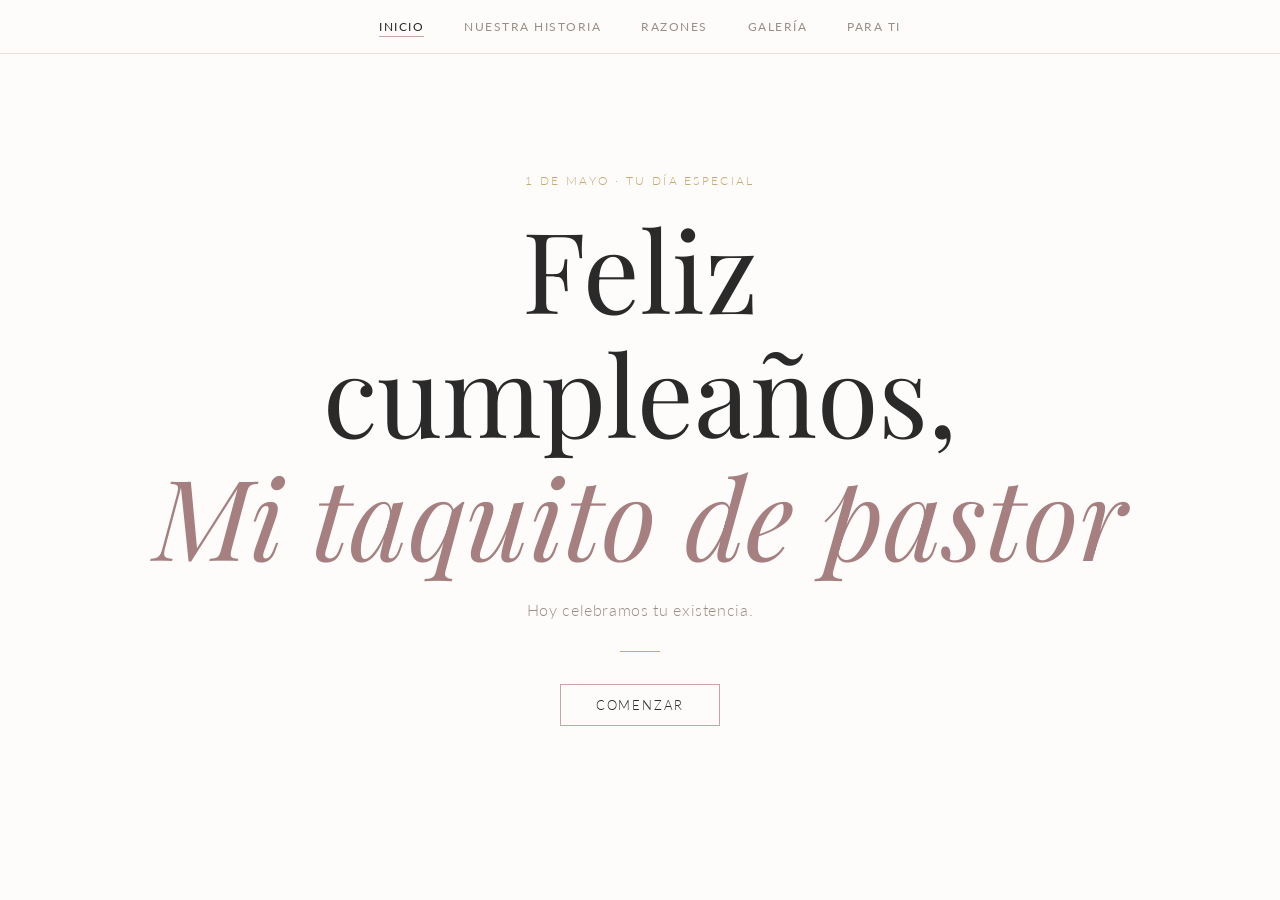
<file: index.html>
<!DOCTYPE html>
<html lang="es">
<head>
  <meta charset="UTF-8" />
  <meta name="viewport" content="width=device-width, initial-scale=1.0" />
  <title>Feliz Cumpleaños, Cielo ♡</title>
  <link rel="stylesheet" href="css/style.css" />
</head>
<body>

  <nav>
    <a href="index.html">Inicio</a>
    <a href="historia.html">Nuestra historia</a>
    <a href="razones.html">Razones</a>
    <a href="galeria.html">Galería</a>
    <a href="mensaje.html">Para ti</a>
  </nav>

  <div class="hero">
    <p class="hero-tag">1 de mayo · Tu día especial</p>
    <h1>Feliz<br>cumpleaños,<br><em>Mi taquito de pastor</em></h1>
    <p class="hero-sub">Hoy celebramos tu existencia.</p>
    <div class="hero-divider"></div>
    <div class="hero-cta">
      <a href="historia.html" class="btn">Comenzar</a>
    </div>
  </div>

  <script src="js/main.js"></script>
</body>
</html>
</file>
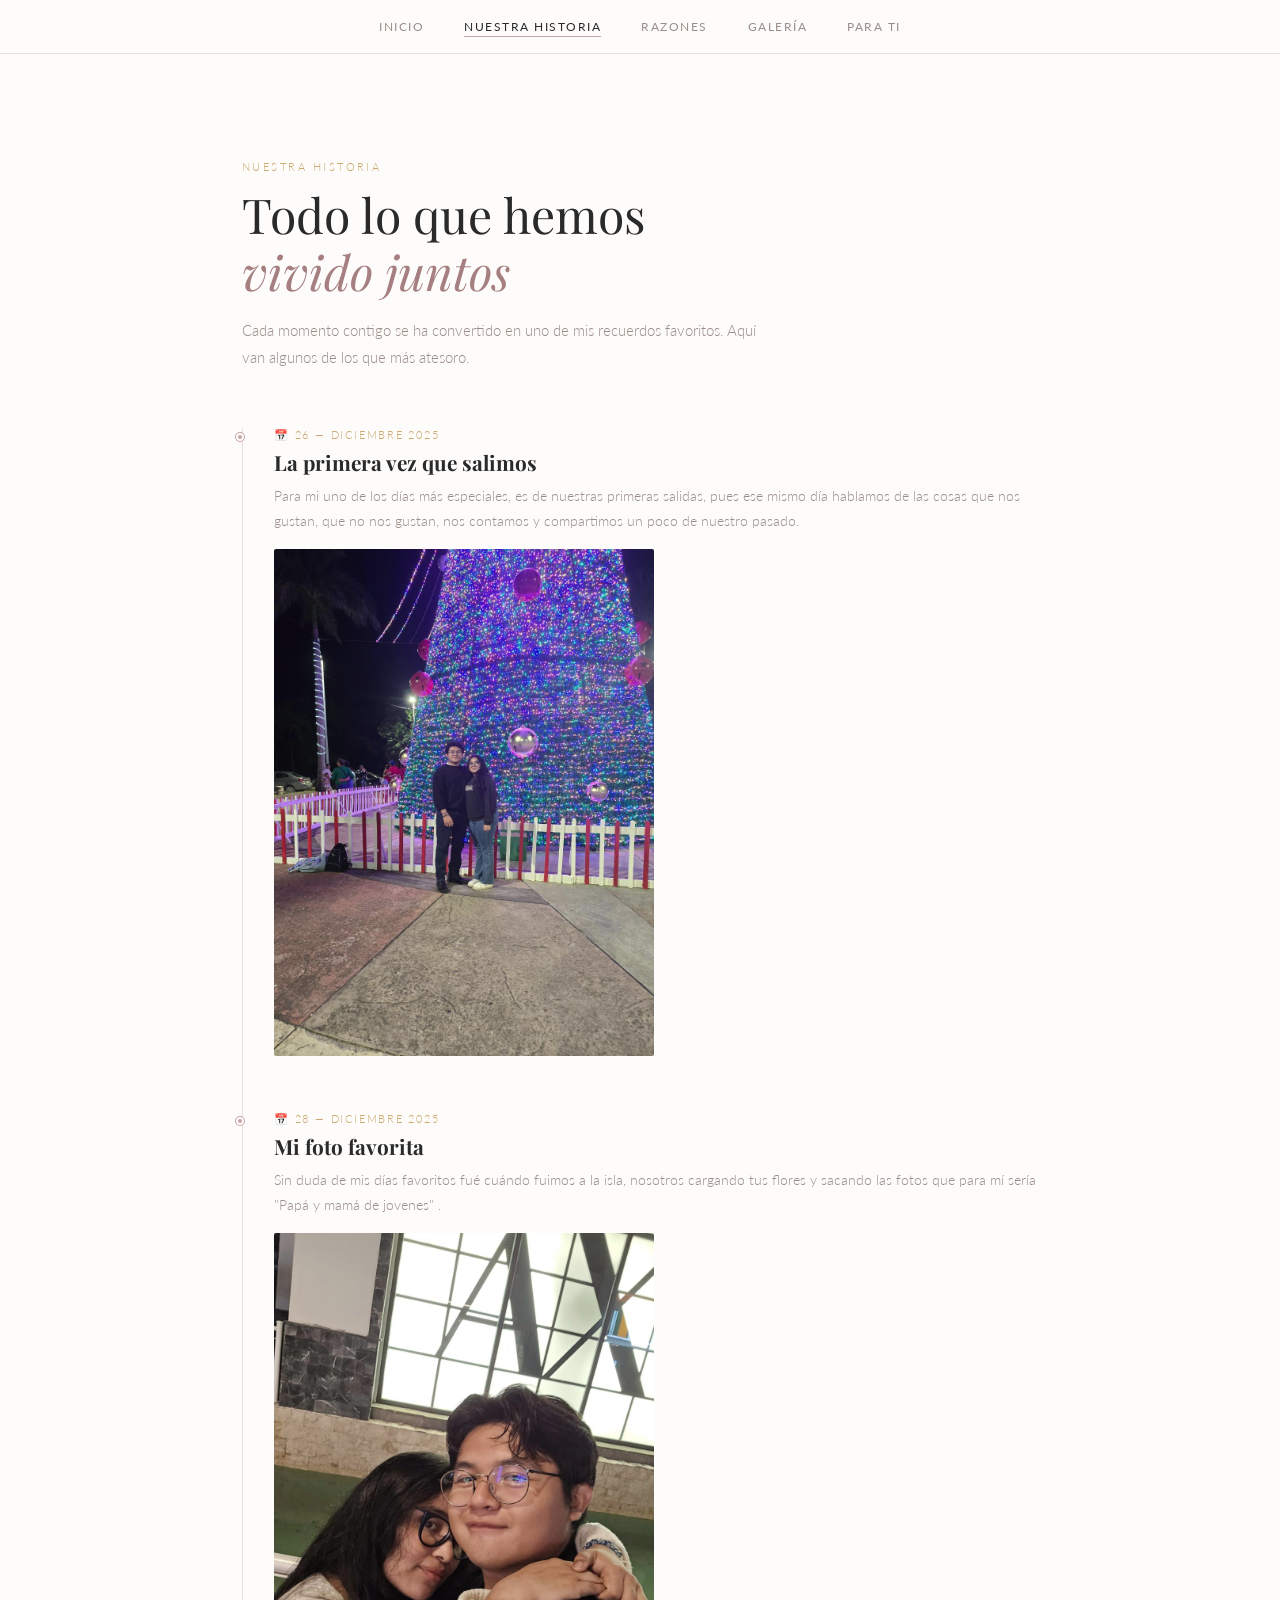
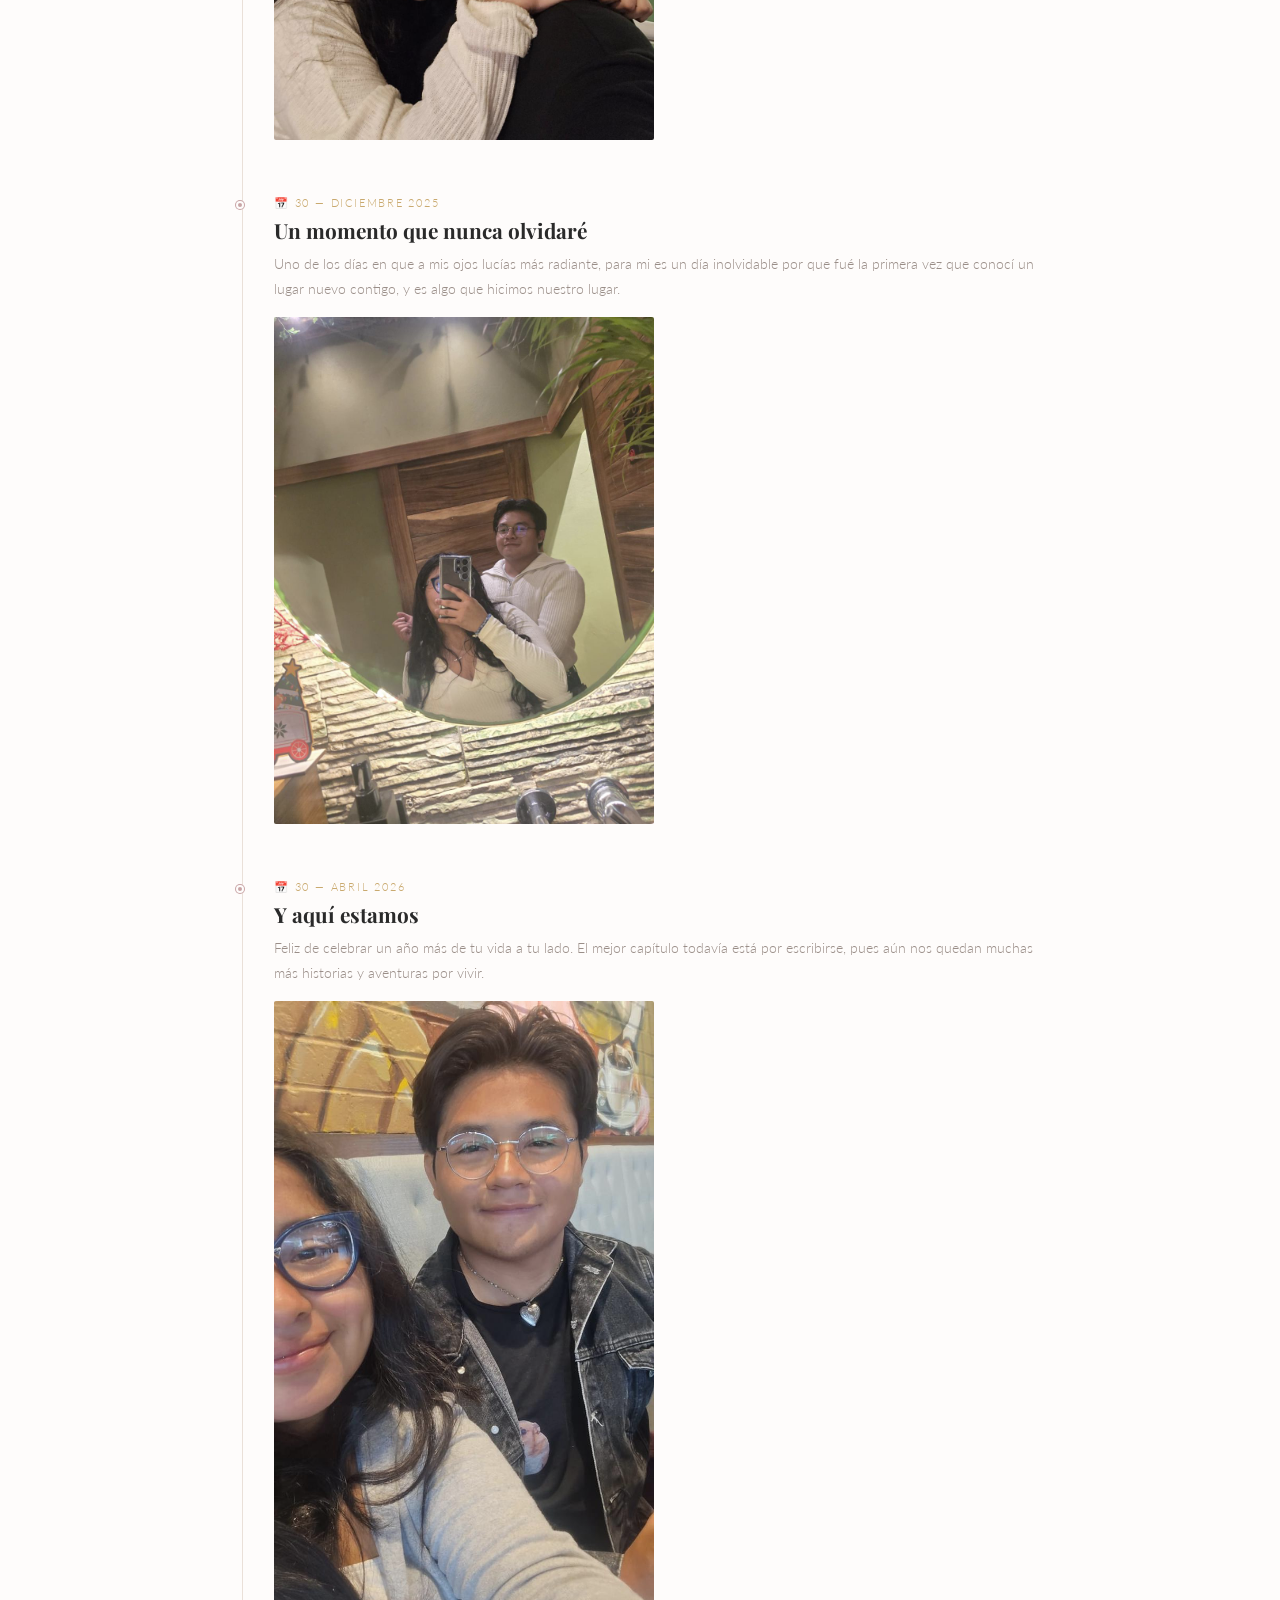
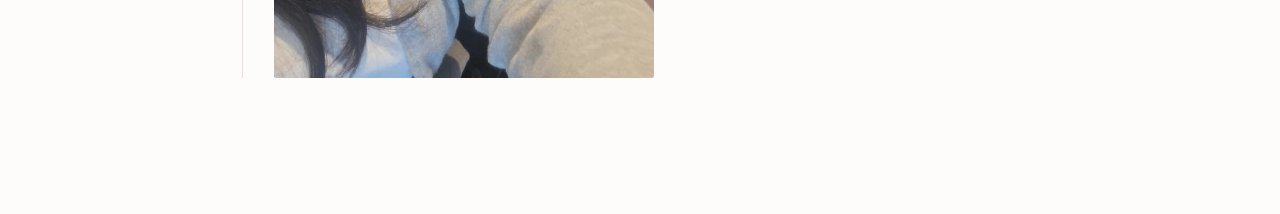
<file: historia.html>
<!DOCTYPE html>
<html lang="es">
<head>
  <meta charset="UTF-8" />
  <meta name="viewport" content="width=device-width, initial-scale=1.0" />
  <title>Nuestra historia · Cariño</title>
  <link rel="stylesheet" href="css/style.css" />
</head>
<body>

  <nav>
    <a href="index.html">Inicio</a>
    <a href="historia.html">Nuestra historia</a>
    <a href="razones.html">Razones</a>
    <a href="galeria.html">Galería</a>
    <a href="mensaje.html">Para ti</a>
  </nav>

  <div class="page">
    <div class="section">
      <p class="section-label">Nuestra historia</p>
      <h2 class="section-title">Todo lo que hemos<br><em>vivido juntos</em></h2>
      <p class="section-intro">
        Cada momento contigo se ha convertido en uno de mis recuerdos favoritos.
        Aquí van algunos de los que más atesoro.
      </p>

      <div class="timeline">

        <!-- ── Evento 1 ── -->
        <div class="tl-item">
          <p class="tl-date">📅 26 — Diciembre 2025</p>
          <h3 class="tl-title">La primera vez que salimos</h3>
          <p class="tl-desc">
            Para mi uno de los días más especiales, es de nuestras primeras salidas, pues ese mismo día hablamos de las cosas que nos gustan, que no nos gustan, nos contamos y compartimos un poco de nuestro pasado.
          </p>
          <img class="tl-img" src="media/foto-01.jpg" alt="Cuando nos conocimos" />
        </div>

        <!-- ── Evento 2 ── -->
        <div class="tl-item">
          <p class="tl-date">📅 28 — Diciembre 2025</p>
          <h3 class="tl-title">Mi foto favorita</h3>
          <p class="tl-desc">
        Sin duda de mis días favoritos fué cuándo fuimos a la isla, nosotros cargando tus flores y sacando las fotos que para mí sería "Papá y mamá de jovenes"  .
          </p>
          <img class="tl-img" src="media/foto-02.jpg" alt="Nuestra primera cita" />
        </div>

        <!-- ── Evento 3 ── -->
        <div class="tl-item">
          <p class="tl-date">📅 30 — Diciembre 2025</p>
          <h3 class="tl-title">Un momento que nunca olvidaré</h3>
          <p class="tl-desc">
            Uno de los días en que a mis ojos lucías más radiante, para mi es un día inolvidable por que fué la primera vez que conocí un lugar nuevo contigo, y es algo que hicimos nuestro lugar.
          </p>
          <img class="tl-img" src="media/foto-03.jpg" alt="Un momento especial" />
        </div>

        <!-- ── Evento 4 ── -->
        <div class="tl-item">
          <p class="tl-date">📅 30 — Abril 2026</p>
          <h3 class="tl-title">Y aquí estamos</h3>
          <p class="tl-desc">
            Feliz de celebrar un año más de tu vida a tu lado.
            El mejor capítulo todavía está por escribirse, pues aún nos quedan muchas más historias y aventuras por vivir.
          </p>
          <img class="tl-img" src="media/foto-18.jpeg" alt="Hoy" />
        </div>

      </div>
    </div>
  </div>

  <script src="js/main.js"></script>
</body>
</html>
</file>
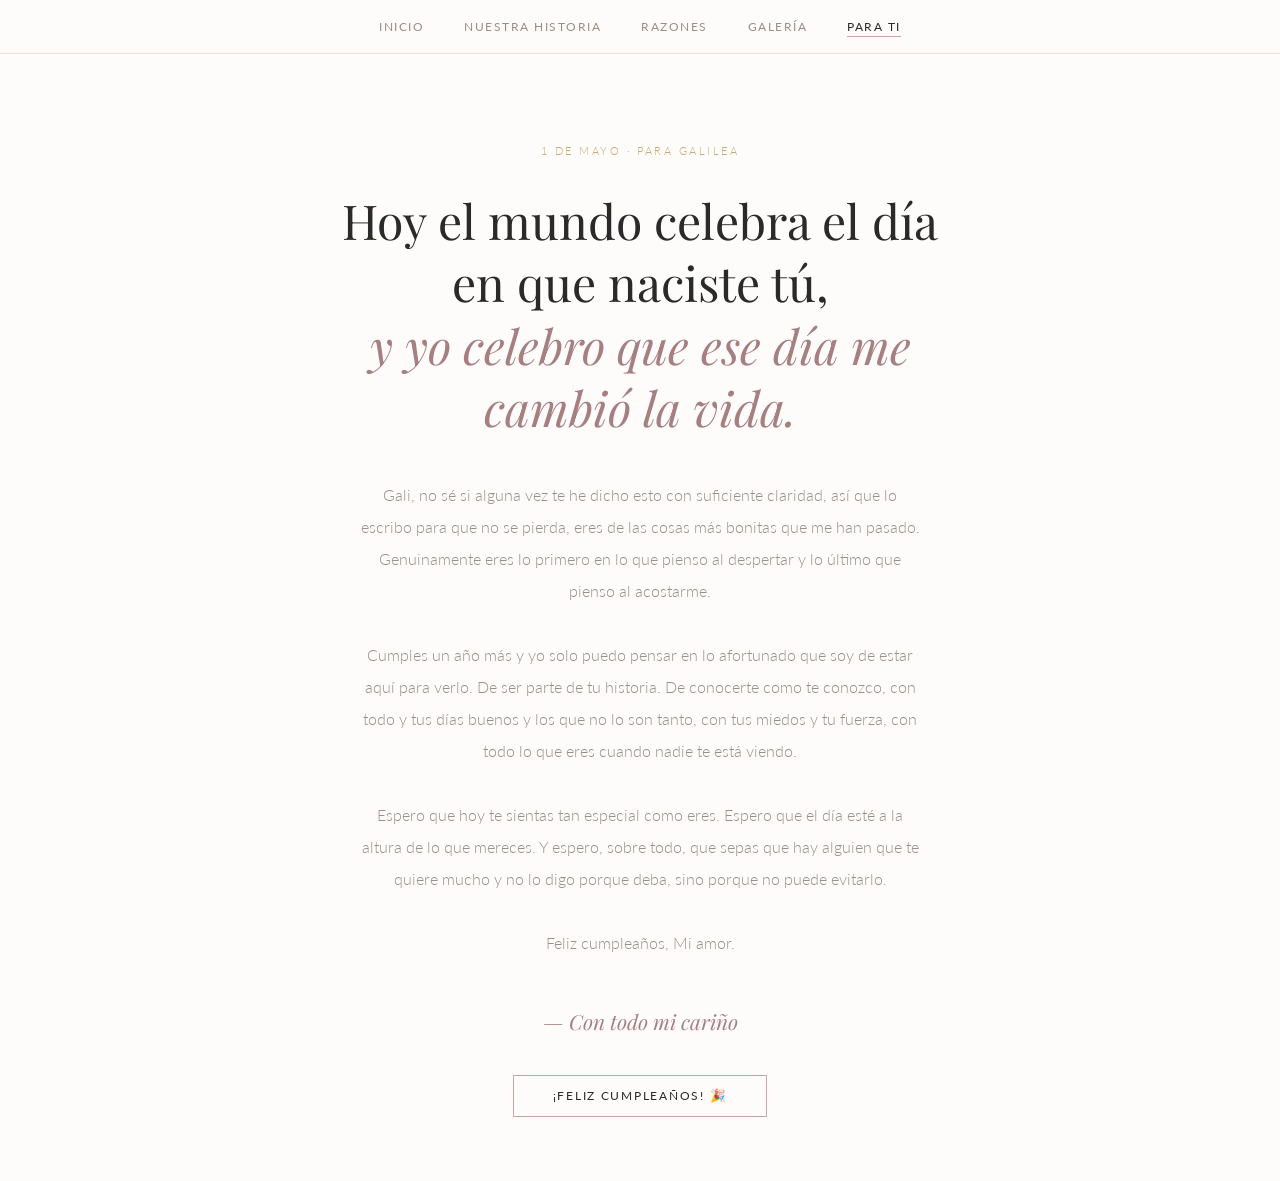
<file: mensaje.html>
<!DOCTYPE html>
<html lang="es">
<head>
  <meta charset="UTF-8" />
  <meta name="viewport" content="width=device-width, initial-scale=1.0" />
  <title>Para ti · Bebé</title>
  <link rel="stylesheet" href="css/style.css" />
</head>
<body>

  <nav>
    <a href="index.html">Inicio</a>
    <a href="historia.html">Nuestra historia</a>
    <a href="razones.html">Razones</a>
    <a href="galeria.html">Galería</a>
    <a href="mensaje.html">Para ti</a>
  </nav>

  <div class="page">
    <div class="mensaje-hero">

      <p class="mensaje-date">1 de mayo · Para Galilea</p>

      <h2 class="mensaje-title">
        Hoy el mundo celebra el día<br>en que naciste tú,<br>
        <em>y yo celebro que ese día me cambió la vida.</em>
      </h2>

      <p class="mensaje-body">
        Gali, no sé si alguna vez te he dicho esto con suficiente claridad,
        así que lo escribo para que no se pierda, eres de las cosas más
        bonitas que me han pasado. Genuinamente eres lo primero en lo que pienso
        al despertar y lo último que pienso al acostarme.
        <br><br>
        Cumples un año más y yo solo puedo pensar en lo afortunado que soy
        de estar aquí para verlo. De ser parte de tu historia. De conocerte
        como te conozco, con todo y tus días buenos y los que no lo son tanto,
        con tus miedos y tu fuerza, con todo lo que eres cuando nadie
        te está viendo.
        <br><br>
        Espero que hoy te sientas tan especial como eres. Espero que el
        día esté a la altura de lo que mereces. Y espero, sobre todo,
        que sepas que hay alguien que te quiere mucho y no lo digo porque deba,
        sino porque no puede evitarlo.
        <br><br>
        Feliz cumpleaños, Mi amor.
      </p>

      <p class="mensaje-firma">— Con todo mi cariño</p>

      <button id="confettiBtn" class="confetti-btn">¡Feliz cumpleaños! 🎉</button>

    </div>
  </div>

  <script src="js/main.js"></script>
</body>
</html>
</file>
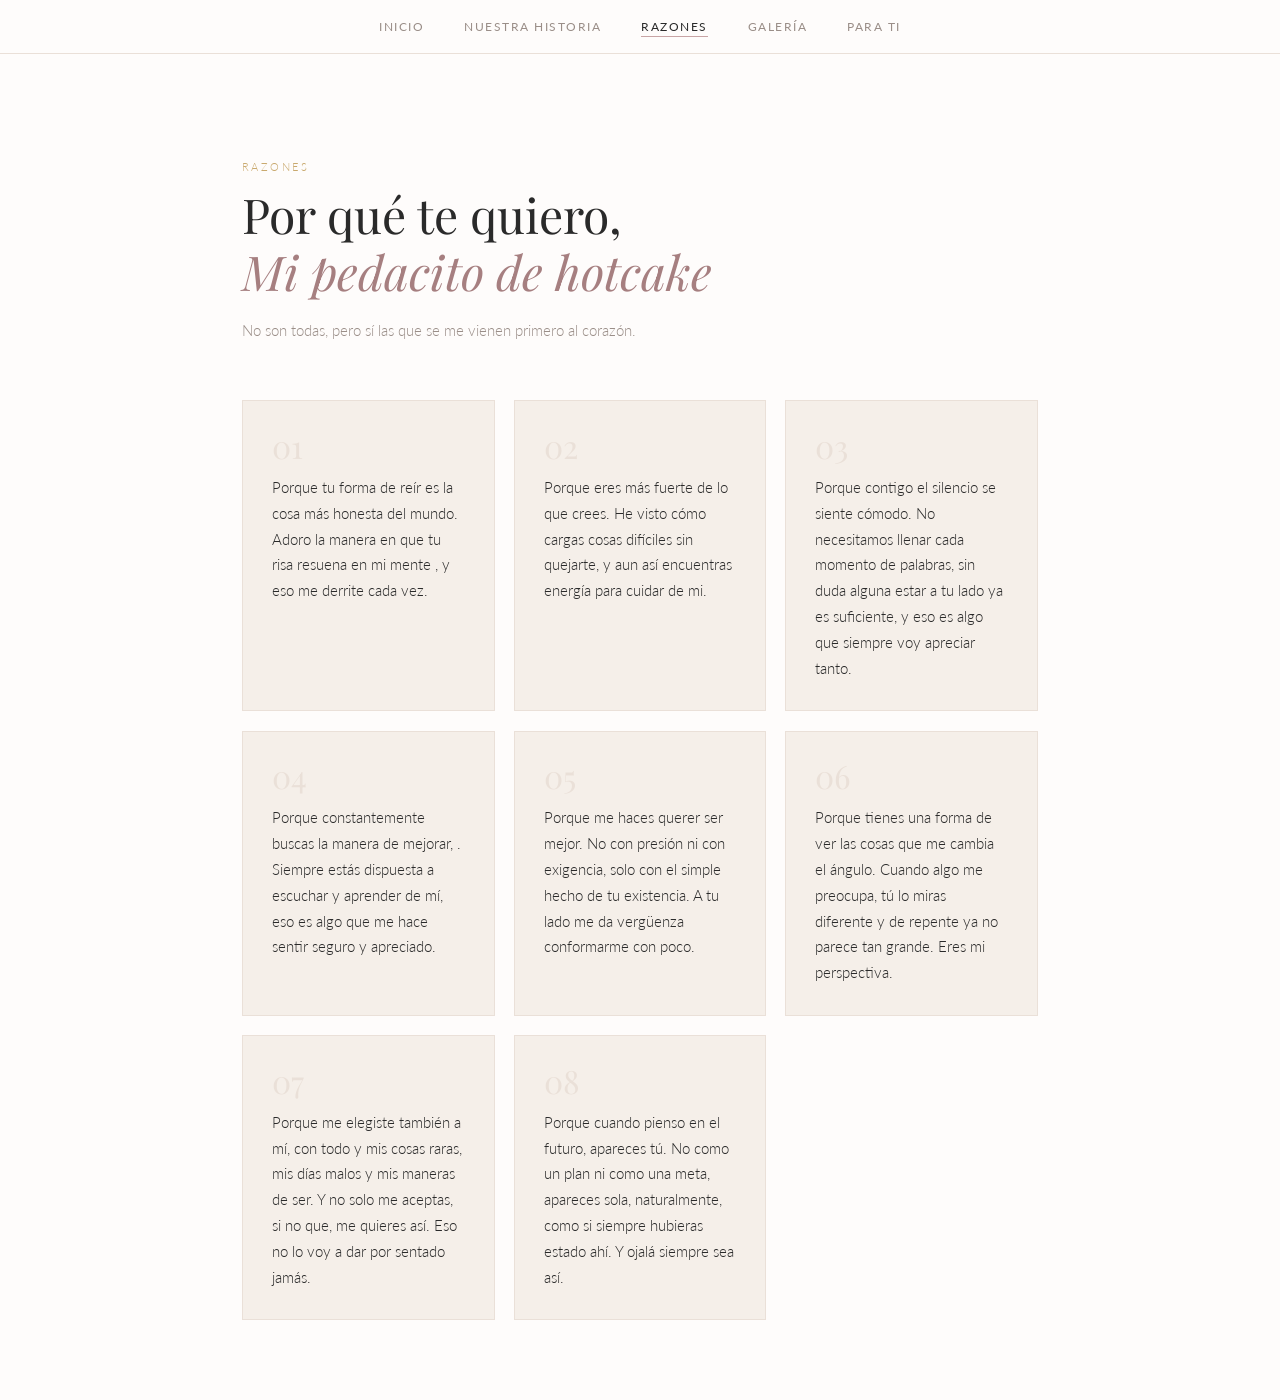
<file: razones.html>
<!DOCTYPE html>
<html lang="es">
<head>
  <meta charset="UTF-8" />
  <meta name="viewport" content="width=device-width, initial-scale=1.0" />
  <title>Razones · Girasol</title>
  <link rel="stylesheet" href="css/style.css" />
</head>
<body>

  <nav>
    <a href="index.html">Inicio</a>
    <a href="historia.html">Nuestra historia</a>
    <a href="razones.html">Razones</a>
    <a href="galeria.html">Galería</a>
    <a href="mensaje.html">Para ti</a>
  </nav>

  <div class="page">
    <div class="section">
      <p class="section-label">Razones</p>
      <h2 class="section-title">Por qué te quiero,<br><em>Mi pedacito de hotcake</em></h2>
      <p class="section-intro">
        No son todas, pero sí las que se me vienen primero al corazón.
      </p>

      <div class="cards-grid">

        <div class="card">
          <div class="card-num">01</div>
          <p class="card-text">
            Porque tu forma de reír es la cosa más honesta del mundo.
            Adoro la manera en que tu risa resuena en mi mente
            , y eso me derrite cada vez.
          </p>
        </div>

        <div class="card">
          <div class="card-num">02</div>
          <p class="card-text">
            Porque eres más fuerte de lo que crees. He visto cómo
            cargas cosas difíciles sin quejarte, y aun así encuentras
            energía para cuidar de mi.
          </p>
        </div>

        <div class="card">
          <div class="card-num">03</div>
          <p class="card-text">
            Porque contigo el silencio se siente cómodo. No necesitamos
            llenar cada momento de palabras, sin duda alguna estar a tu lado ya
            es suficiente, y eso es algo que siempre voy apreciar tanto.
          </p>
        </div>

        <div class="card">
          <div class="card-num">04</div>
          <p class="card-text">
            Porque constantemente buscas la manera de mejorar, .
            Siempre estás dispuesta a escuchar y aprender de mí,
            eso es algo que me hace sentir seguro y apreciado.
          </p>
        </div>

        <div class="card">
          <div class="card-num">05</div>
          <p class="card-text">
            Porque me haces querer ser mejor. No con presión ni con
            exigencia, solo con el simple hecho de tu existencia.
            A tu lado me da vergüenza conformarme con poco.
          </p>
        </div>

        <div class="card">
          <div class="card-num">06</div>
          <p class="card-text">
            Porque tienes una forma de ver las cosas que me cambia
            el ángulo. Cuando algo me preocupa, tú lo miras diferente
            y de repente ya no parece tan grande. Eres mi perspectiva.
          </p>
        </div>

        <div class="card">
          <div class="card-num">07</div>
          <p class="card-text">
            Porque me elegiste también a mí, con todo y mis cosas raras,
            mis días malos y mis maneras de ser. Y no solo me aceptas, si no que,
            me quieres así. Eso no lo voy a dar por sentado jamás.
          </p>
        </div>

        <div class="card">
          <div class="card-num">08</div>
          <p class="card-text">
            Porque cuando pienso en el futuro, apareces tú. No como
            un plan ni como una meta, apareces sola, naturalmente,
            como si siempre hubieras estado ahí. Y ojalá siempre sea así.
          </p>
        </div>

      </div>
    </div>
  </div>

  <script src="js/main.js"></script>
</body>
</html>
</file>
<file: css/style.css>
@import url('https://fonts.googleapis.com/css2?family=Playfair+Display:ital,wght@0,400;0,600;1,400&family=Lato:wght@300;400&display=swap');

:root {
  --bg: #FEFCFB;
  --bg-alt: #F5EFE9;
  --text: #2A2A2A;
  --text-light: #9A8E88;
  --accent: #C8A4A5;
  --accent-dark: #A67F80;
  --gold: #C9A96E;
  --border: #EAE0D8;
}

*, *::before, *::after { box-sizing: border-box; margin: 0; padding: 0; }

html { scroll-behavior: smooth; }

body {
  font-family: 'Lato', sans-serif;
  font-weight: 300;
  background: var(--bg);
  color: var(--text);
  min-height: 100vh;
}

/* ── NAV ── */
nav {
  position: fixed;
  top: 0; left: 0; right: 0;
  z-index: 100;
  display: flex;
  justify-content: center;
  gap: 2.5rem;
  padding: 1.2rem 2rem;
  background: rgba(254, 252, 251, 0.88);
  backdrop-filter: blur(10px);
  border-bottom: 1px solid var(--border);
}

nav a {
  font-family: 'Lato', sans-serif;
  font-weight: 400;
  font-size: 0.78rem;
  letter-spacing: 0.12em;
  text-transform: uppercase;
  text-decoration: none;
  color: var(--text-light);
  transition: color 0.3s;
  position: relative;
}

nav a::after {
  content: '';
  position: absolute;
  bottom: -3px; left: 0; right: 0;
  height: 1px;
  background: var(--accent);
  transform: scaleX(0);
  transition: transform 0.3s;
}

nav a:hover, nav a.active { color: var(--text); }
nav a:hover::after, nav a.active::after { transform: scaleX(1); }

/* ── PAGE WRAPPER ── */
.page {
  padding-top: 5rem;
  min-height: 100vh;
}

/* ── HERO (portada) ── */
.hero {
  display: flex;
  flex-direction: column;
  align-items: center;
  justify-content: center;
  min-height: 100vh;
  text-align: center;
  padding: 2rem;
  position: relative;
  overflow: hidden;
}

.hero-tag {
  font-size: 0.72rem;
  letter-spacing: 0.2em;
  text-transform: uppercase;
  color: var(--gold);
  margin-bottom: 1.2rem;
  opacity: 0;
  animation: fadeUp 0.8s 0.3s forwards;
}

.hero h1 {
  font-family: 'Playfair Display', serif;
  font-size: clamp(3.5rem, 10vw, 7rem);
  font-weight: 400;
  line-height: 1.1;
  color: var(--text);
  opacity: 0;
  animation: fadeUp 0.9s 0.6s forwards;
}

.hero h1 em {
  font-style: italic;
  color: var(--accent-dark);
}

.hero-sub {
  margin-top: 1.5rem;
  font-size: 1rem;
  color: var(--text-light);
  letter-spacing: 0.04em;
  opacity: 0;
  animation: fadeUp 0.9s 0.9s forwards;
}

.hero-divider {
  width: 40px;
  height: 1px;
  background: var(--gold);
  margin: 2rem auto;
  opacity: 0;
  animation: fadeIn 1s 1.2s forwards;
}

.hero-cta {
  opacity: 0;
  animation: fadeUp 0.8s 1.4s forwards;
}

.btn {
  display: inline-block;
  padding: 0.75rem 2.2rem;
  border: 1px solid var(--accent);
  color: var(--text);
  text-decoration: none;
  font-size: 0.8rem;
  letter-spacing: 0.14em;
  text-transform: uppercase;
  transition: background 0.3s, color 0.3s;
  border-radius: 0;
}

.btn:hover {
  background: var(--accent);
  color: #fff;
}

/* petals */
.petal {
  position: absolute;
  pointer-events: none;
  font-size: 1rem;
  opacity: 0;
  animation: fall linear infinite;
}

@keyframes fall {
  0%   { transform: translateY(-20px) rotate(0deg); opacity: 0.7; }
  100% { transform: translateY(105vh) rotate(360deg); opacity: 0; }
}

/* ── SECTION COMMON ── */
.section {
  max-width: 860px;
  margin: 0 auto;
  padding: 5rem 2rem;
}

.section-label {
  font-size: 0.7rem;
  letter-spacing: 0.22em;
  text-transform: uppercase;
  color: var(--gold);
  margin-bottom: 0.8rem;
}

.section-title {
  font-family: 'Playfair Display', serif;
  font-size: clamp(2rem, 5vw, 3rem);
  font-weight: 400;
  line-height: 1.2;
  margin-bottom: 1rem;
}

.section-title em { font-style: italic; color: var(--accent-dark); }

.section-intro {
  color: var(--text-light);
  font-size: 0.95rem;
  line-height: 1.8;
  max-width: 540px;
  margin-bottom: 3.5rem;
}

/* ── TIMELINE ── */
.timeline {
  position: relative;
  padding-left: 2rem;
}

.timeline::before {
  content: '';
  position: absolute;
  left: 0; top: 0; bottom: 0;
  width: 1px;
  background: var(--border);
}

.tl-item {
  position: relative;
  margin-bottom: 3.5rem;
  opacity: 0;
  transform: translateX(-20px);
  transition: opacity 0.6s, transform 0.6s;
}

.tl-item.visible { opacity: 1; transform: translateX(0); }

.tl-item::before {
  content: '';
  position: absolute;
  left: -2.35rem; top: 0.35rem;
  width: 8px; height: 8px;
  border-radius: 50%;
  background: var(--accent);
  border: 2px solid var(--bg);
  box-shadow: 0 0 0 1px var(--accent);
}

.tl-date {
  font-size: 0.7rem;
  letter-spacing: 0.16em;
  text-transform: uppercase;
  color: var(--gold);
  margin-bottom: 0.4rem;
}

.tl-title {
  font-family: 'Playfair Display', serif;
  font-size: 1.3rem;
  margin-bottom: 0.5rem;
}

.tl-desc {
  color: var(--text-light);
  font-size: 0.9rem;
  line-height: 1.7;
}

.tl-img {
  margin-top: 1rem;
  display: block;
  max-width: 380px;
  width: 100%;
  height: auto;
  border-radius: 2px;
  filter: grayscale(15%);
  transition: filter 0.3s;
}

.tl-img:hover { filter: grayscale(0%); }

.tl-placeholder {
  margin-top: 1rem;
  width: 100%;
  max-width: 380px;
  aspect-ratio: 4/3;
  background: var(--bg-alt);
  border: 1px dashed var(--border);
  display: flex;
  align-items: center;
  justify-content: center;
  color: var(--text-light);
  font-size: 0.8rem;
  letter-spacing: 0.08em;
  border-radius: 2px;
}

/* ── RAZONES ── */
.cards-grid {
  display: grid;
  grid-template-columns: repeat(auto-fill, minmax(240px, 1fr));
  gap: 1.2rem;
}

.card {
  background: var(--bg-alt);
  border: 1px solid var(--border);
  padding: 1.8rem;
  cursor: default;
  transition: transform 0.3s, box-shadow 0.3s;
  opacity: 0;
  transform: translateY(20px);
  transition: opacity 0.5s, transform 0.5s, box-shadow 0.3s;
}

.card.visible {
  opacity: 1;
  transform: translateY(0);
}

.card:hover {
  transform: translateY(-4px);
  box-shadow: 0 12px 32px rgba(0,0,0,0.06);
}

.card-num {
  font-family: 'Playfair Display', serif;
  font-size: 2rem;
  color: var(--border);
  line-height: 1;
  margin-bottom: 0.8rem;
}

.card-text {
  font-size: 0.95rem;
  line-height: 1.7;
  color: var(--text);
}

/* ── GALERÍA ── */
.gallery-grid {
  columns: 2;
  gap: 0.8rem;
}

@media (min-width: 600px) { .gallery-grid { columns: 3; } }

.gallery-item {
  break-inside: avoid;
  margin-bottom: 0.8rem;
  overflow: hidden;
  border-radius: 2px;
  cursor: pointer;
  opacity: 0;
  transition: opacity 0.5s;
}

.gallery-item.visible { opacity: 1; }

.gallery-item img {
  width: 100%;
  display: block;
  transition: transform 0.4s;
  filter: grayscale(10%);
}

.gallery-item:hover img {
  transform: scale(1.04);
  filter: grayscale(0%);
}

.gallery-placeholder {
  width: 100%;
  aspect-ratio: 1;
  background: var(--bg-alt);
  border: 1px dashed var(--border);
  display: flex;
  align-items: center;
  justify-content: center;
  color: var(--text-light);
  font-size: 0.75rem;
  letter-spacing: 0.08em;
}

/* lightbox */
.lightbox {
  display: none;
  position: fixed;
  inset: 0;
  background: rgba(42,42,42,0.92);
  z-index: 200;
  align-items: center;
  justify-content: center;
}

.lightbox.open { display: flex; }

.lightbox img {
  max-width: 90vw;
  max-height: 88vh;
  object-fit: contain;
  border-radius: 2px;
}

.lightbox-close {
  position: absolute;
  top: 1.5rem; right: 1.5rem;
  color: #fff;
  font-size: 1.5rem;
  cursor: pointer;
  opacity: 0.7;
  transition: opacity 0.2s;
  background: none;
  border: none;
  line-height: 1;
}

.lightbox-close:hover { opacity: 1; }

/* ── MENSAJE FINAL ── */
.mensaje-hero {
  min-height: calc(100vh - 5rem);
  display: flex;
  flex-direction: column;
  align-items: center;
  justify-content: center;
  text-align: center;
  padding: 4rem 2rem;
}

.mensaje-date {
  font-size: 0.7rem;
  letter-spacing: 0.22em;
  text-transform: uppercase;
  color: var(--gold);
  margin-bottom: 2rem;
}

.mensaje-title {
  font-family: 'Playfair Display', serif;
  font-size: clamp(1.8rem, 5vw, 3rem);
  font-weight: 400;
  line-height: 1.3;
  max-width: 680px;
  margin-bottom: 2.5rem;
}

.mensaje-title em { font-style: italic; color: var(--accent-dark); }

.mensaje-body {
  max-width: 560px;
  font-size: 1rem;
  line-height: 2;
  color: var(--text-light);
  margin-bottom: 3rem;
}

.mensaje-firma {
  font-family: 'Playfair Display', serif;
  font-style: italic;
  font-size: 1.3rem;
  color: var(--accent-dark);
}

.confetti-btn {
  margin-top: 2.5rem;
  padding: 0.8rem 2.4rem;
  border: 1px solid var(--accent);
  background: transparent;
  color: var(--text);
  font-family: 'Lato', sans-serif;
  font-size: 0.78rem;
  letter-spacing: 0.14em;
  text-transform: uppercase;
  cursor: pointer;
  transition: background 0.3s, color 0.3s;
}

.confetti-btn:hover { background: var(--accent); color: #fff; }

/* ── ANIMATIONS ── */
@keyframes fadeUp {
  from { opacity: 0; transform: translateY(18px); }
  to   { opacity: 1; transform: translateY(0); }
}

@keyframes fadeIn {
  from { opacity: 0; }
  to   { opacity: 1; }
}

/* ── RESPONSIVE ── */
@media (max-width: 600px) {
  nav { gap: 1.2rem; padding: 1rem; }
  nav a { font-size: 0.7rem; }
  .section { padding: 3.5rem 1.2rem; }
}
</file>
